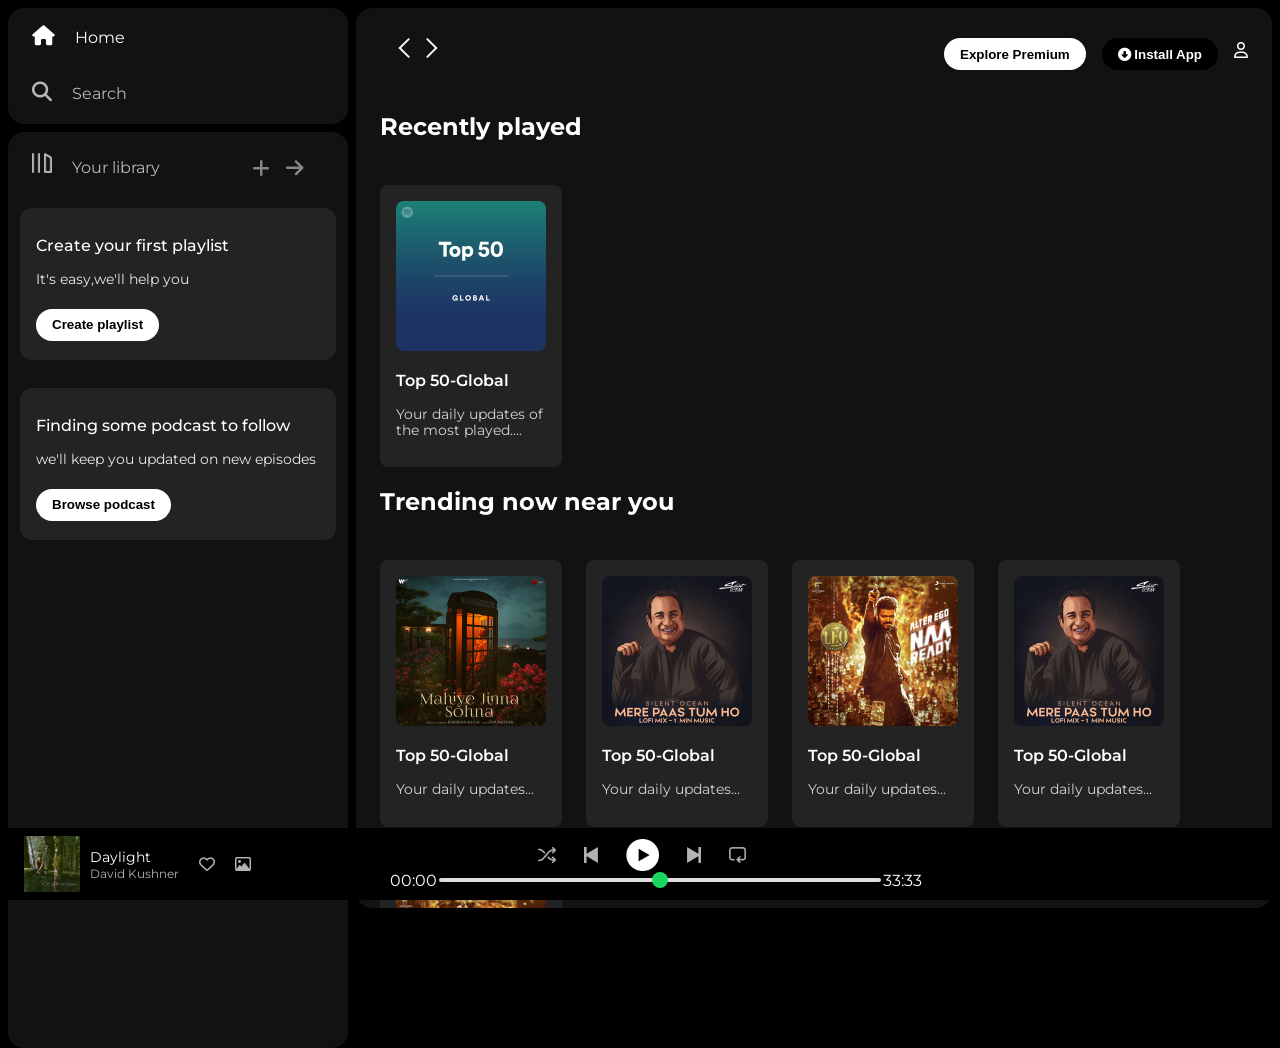
<file: index.html>
<!DOCTYPE html>
<html lang="en">
<head>
<meta charset="UTF-8">
<meta name="viewport" content="width=device-width, initial-scale=1.0">
<title>Spotify - Web Player: Music for everyone</title>

 <link rel="stylesheet" href="https://cdnjs.cloudflare.com/ajax/libs/font-awesome/6.7.2/css/all.min.css">

<link rel="stylesheet" href="spotifyproject.css">

   <link rel="preconnect" href="https://fonts.googleapis.com">
   <link href="https://fonts.googleapis.com/css2?family=Montserrat:wght@300;400;500;600;700&display=swap" rel="stylesheet">

   </head>

    <body>

         <div class="main">

         <!-- Sidebar -->
            <div class="Sidebar">

          <div class="nav">
         <div class="nav-option" style="opacity:1;">
           <i class="fa-solid fa-house"></i>
            <a href="#">Home</a>
       </div>

       <div class="nav-option">
     <i class="fa-solid fa-magnifying-glass"></i>
      <a href="#">Search</a>
</div>
</div>

<div class="library">

<div class="options">

<div class="lib-option nav-option">
<img src="library_icon.png">
<a href="#">Your library</a>
</div>

<div class="icons">
<i class="fa-solid fa-plus"></i>
<i class="fa-solid fa-arrow-right"></i>
</div>

</div>

<div class="lib-box">
<div class="box">
<p class="box-p1">Create your first playlist</p>
<p class="box-p2">It's easy,we'll help you</p>
<button class="badge">Create playlist</button>
</div>
</div>

<div class="lib-box">
<div class="box">
<p class="box-p1">Finding some podcast to follow</p>
<p class="box-p2">we'll keep you updated on new episodes</p>
<button class="badge">Browse podcast</button>
</div>
</div>

</div>
</div>


<!-- Main Content -->

<div class="main_content">

<div class="sticky-nav">

<div class="sticky-nav-icons">
<img src="backward_icon.png">
<img src="forward_icon.png" class="hide">
</div>

<div class="sticky-nav-options">
<button class="badge nav-items hide">Explore Premium</button>
<button class="badge nav-items dark-badge">
<i class="fa-solid fa-circle-down"></i> Install App
</button>
<i class="fa-regular fa-user"></i>
</div>

</div>


<h2>Recently played</h2>

<div class="cards_containers">
<div class="card">
<img src="card1img.jpeg" class="card-img">
<p class="card-title">Top 50-Global</p>
<p class="card-info">Your daily updates of the most played....</p>
</div>
</div>


<h2>Trending now near you</h2>

<div class="cards_containers">

<div class="card">
<img src="card2img.jpeg" class="card-img">
<p class="card-title">Top 50-Global</p>
<p class="card-info">Your daily updates...</p>
</div>

<div class="card">
<img src="card3img.jpeg" class="card-img">
<p class="card-title">Top 50-Global</p>
<p class="card-info">Your daily updates...</p>
</div>

<div class="card">
<img src="card4img.jpeg" class="card-img">
<p class="card-title">Top 50-Global</p>
<p class="card-info">Your daily updates...</p>
</div>

<div class="card">
<img src="card3img.jpeg" class="card-img">
<p class="card-title">Top 50-Global</p>
<p class="card-info">Your daily updates...</p>
</div>

<div class="card">
<img src="card4img.jpeg" class="card-img">
<p class="card-title">Top 50-Global</p>
<p class="card-info">Your daily updates...</p>
</div>

</div>


<h2>Featured charts</h2>

<div class="cards_containers">

<div class="card">
<img src="card6img.jpeg" class="card-img">
<p class="card-title">Top 50-Global</p>
<p class="card-info">Your daily updates...</p>
</div>

<div class="card">
<img src="card5img.jpeg" class="card-img">
<p class="card-title">Top songs- India</p>
<p class="card-info">Your daily updates...</p>
</div>

<div class="card">
<img src="card1img.jpeg" class="card-img">
<p class="card-title">Top songs - India</p>
<p class="card-info">Your daily updates...</p>
</div>

</div>

<div class="footer">
<div class="line"></div>
</div>

</div>


<!-- Music Player -->

<div class="music_player">

<div class="album">

<img src="daylight.jpg" class="album-img">

<div class="song-info">
<p class="song-name">Daylight</p>
<p class="artist-name">David Kushner</p>
</div>

<i class="fa-regular fa-heart"></i>
<i class="fa-regular fa-image"></i>

</div>


<div class="player">

<div class="player-controls">
<img src="player_icon1.png" class="player-controls-icon">
<img src="player_icon2.png" class="player-controls-icon">
<img src="player_icon3.png" class="player-controls-icon" style="opacity:1;height:2rem;">
<img src="player_icon4.png" class="player-controls-icon">
<img src="player_icon5.png" class="player-controls-icon">
</div>

<div class="playback-bar">
<span class="curr-time">00:00</span>

<input type="range" min="0" max="100" class="progress-bar">

<span class="tot-time">33:33</span>
</div>

</div>

<div class="controls"></div>

</div>

</div>

</body>
</html>
</file>
<file: spotifyproject.css>
body{
    margin:0;
    font-family: "Montserrat", sans-serif;
    background-color: black;
    color: white;
    overflow: hidden;
}

.main{
    display:flex;
    height: 100vh;
    padding:0.5rem;
}

.Sidebar{
   background-color:black;
   width:340px;
   border-radius:1rem;
   margin-right:0.5rem;
}

.main_content{
    background-color:#121212;
    flex:1;
    border-radius: 1rem;
    overflow: auto;
    padding:0 1.5rem 0 1.5rem;
}

.music_player{
    background-color: black;
    position: fixed;
    bottom:0;
    width:100%;
    height:72px;
}

a{
    text-decoration: none;
    color: white;
}

.nav{
    background-color: #121212;
    border-radius: 1rem;
    display:flex;
    flex-direction: column;
    justify-content: center;
    height:100px;
    padding:0.5rem 0.75rem;
}

.nav-option{
    line-height:2.5rem;
    opacity: 0.7;
    padding:0.5rem 0.75rem;
}

.nav-option i{
    font-size:1.25rem;
}

.nav-option a{
    font-size:1rem;
    margin-left:1rem;
}

.nav-option:hover{
    opacity: 1;
}

.library{
    background-color: #121212;
    border-radius: 1rem;
    height: 100%;
    margin-top:0.5rem;
    padding:0.5rem 0.75rem;
}

.options{
    display: flex;
    justify-content: space-between;
    align-items: center;
}

.lib-option img{
    height: 1.25rem;
    width:1.25rem;
}

.icons{
    font-size:1.25rem;
    opacity: 0.7;
    margin-right:1rem;
    display: flex;
}

.icons i{
    opacity: 0.7;
    margin-right:1rem;
}

.icons i:hover{
    opacity: 1;
}

.box{
    height:8rem;
    background-color: #232323;
    border-radius: 0.75rem;
    margin:0.75rem 0 1.75rem 0;
    padding:0.75rem 1rem;
}

.box-p1{
    font-size: 1rem;
    font-weight: 500;
}

.box-p2{
    font-size: 0.85rem;
    opacity: 0.9;
}

.badge{
    background-color: white;
    border: none;
    border-radius: 100px;
    padding:0.25rem 1rem;
    font-weight: 700;
    margin-top:0.5rem;
    height: 2rem;
    width: fit-content;
}

.sticky-nav{
    position: sticky;
    top:0;
    background-color: #121212;
    display: flex;
    justify-content: space-between;
    align-items: center;
    padding:1rem 0 1rem 0;
    z-index: 10;
}

.sticky-nav-icons{
    margin:0.75rem;
}

.sticky-nav-options{
    display: flex;
    justify-content: center;
    align-items: center;
}

.nav-items{
    margin-right:1rem;
}

.dark-badge{
    background-color: #000;
    color: white;
}

@media (max-width:1000px){
    .hide{
        display: none;
    }
}

.card{
    background-color: #232323;
    width:150px;
    border-radius:0.5rem;
    padding:1rem;
    margin-top:1.5rem;
}

.cards_containers{
    display: flex;
    flex-wrap: wrap;
    gap:1.5rem;
}

.card-img{
    width:100%;
    border-radius:0.5rem;
}

.card-title{
    font-weight:600 ;
}

.card-info{
    font-size: 0.85rem;
    opacity: 0.8;
}

.footer{
    height:300px;
    display: flex;
    align-items: center;
    justify-content: center;
}

.line{
    width: 90%;
    height:50%;
    border-top:1px solid white;
    opacity: 0.4;
}

/* MUSIC PLAYER */

.music_player{
    display:flex;
    justify-content:space-between;
    align-items:center;
}

.album{
    width:25%;
    display:flex;
    align-items:center;
    padding-left:1rem;
    gap:10px;
}

.album-img{
    height:56px;
    width:56px;
}

.song-info{
    display:flex;
    flex-direction:column;
}

.song-name{
    margin:0;
    font-size:14px;
}

.artist-name{
    margin:0;
    font-size:12px;
    opacity:0.7;
}

.album i{
    margin-left:10px;
    opacity:0.7;
}

.album i:hover{
    opacity:1;
}

.player{
    width:50%;
}

.controls{
    width:25%;
}

.player-controls-icon{
    height:1rem;
    margin-right:1.75rem;
    opacity:0.7;
}

.player-controls{
    display:flex;
    justify-content:center;
    align-items:center;
}

.player-controls-icon:hover{
    opacity:1;
}

.playback-bar{
    display:flex;
    justify-content:center;
    align-items:center;
}

.progress-bar{
    width:70%;
    appearance:none;
    background-color:transparent;
    cursor:pointer;
}

.progress-bar::-webkit-slider-runnable-track{
    background-color:#ddd;
    border-radius:100px;
    height:0.2rem;
}

.progress-bar::-webkit-slider-thumb{
    appearance:none;
    height:1rem;
    width:1rem;
    background-color:#1bd760;
    border-radius:50%;
    margin-top:-6px;
}
</file>
